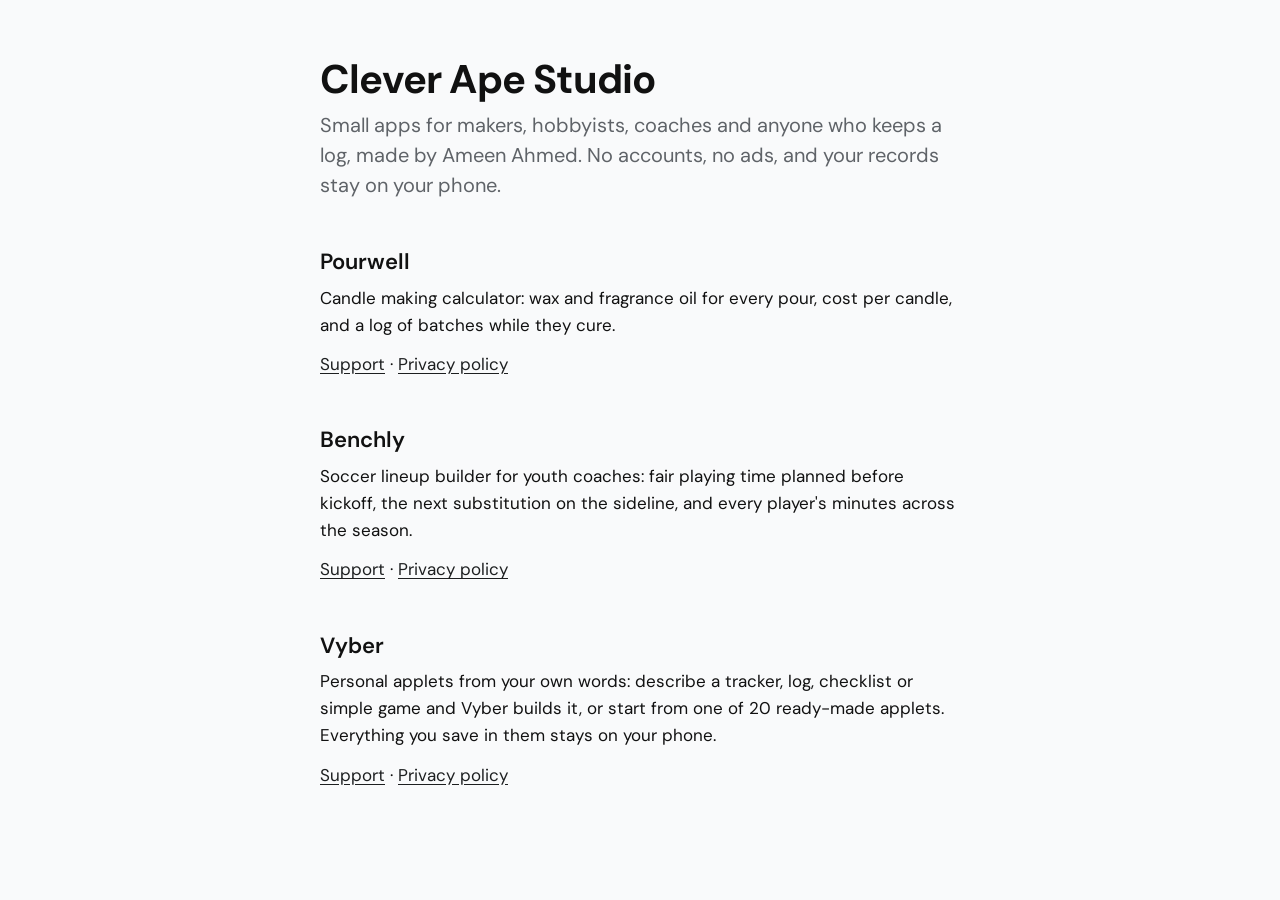
<file: index.html>
<!doctype html>
<html lang="en">
<head>
  <meta charset="utf-8">
  <meta name="viewport" content="width=device-width, initial-scale=1">
  <title>Clever Ape Studio</title>
  <meta name="description" content="Small apps for makers, hobbyists, coaches and anyone who keeps a log. No accounts, no ads.">
  <link rel="stylesheet" href="style.css">
</head>
<body>
<main>
  <h1>Clever Ape Studio</h1>
  <p class="lead">Small apps for makers, hobbyists, coaches and anyone who keeps a log, made by Ameen Ahmed. No accounts, no ads,
    and your records stay on your phone.</p>

  <h2>Pourwell</h2>
  <p>Candle making calculator: wax and fragrance oil for every pour, cost per candle, and a log of
    batches while they cure.</p>
  <p><a href="pourwell/">Support</a> · <a href="pourwell/privacy.html">Privacy policy</a></p>

  <h2>Benchly</h2>
  <p>Soccer lineup builder for youth coaches: fair playing time planned before kickoff, the next
    substitution on the sideline, and every player's minutes across the season.</p>
  <p><a href="benchly/">Support</a> · <a href="benchly/privacy.html">Privacy policy</a></p>

  <h2>Vyber</h2>
  <p>Personal applets from your own words: describe a tracker, log, checklist or simple game and Vyber
    builds it, or start from one of 20 ready-made applets. Everything you save in them stays on your phone.</p>
  <p><a href="vyber/">Support</a> · <a href="vyber/privacy.html">Privacy policy</a></p>
</main>
</body>
</html>
</file>
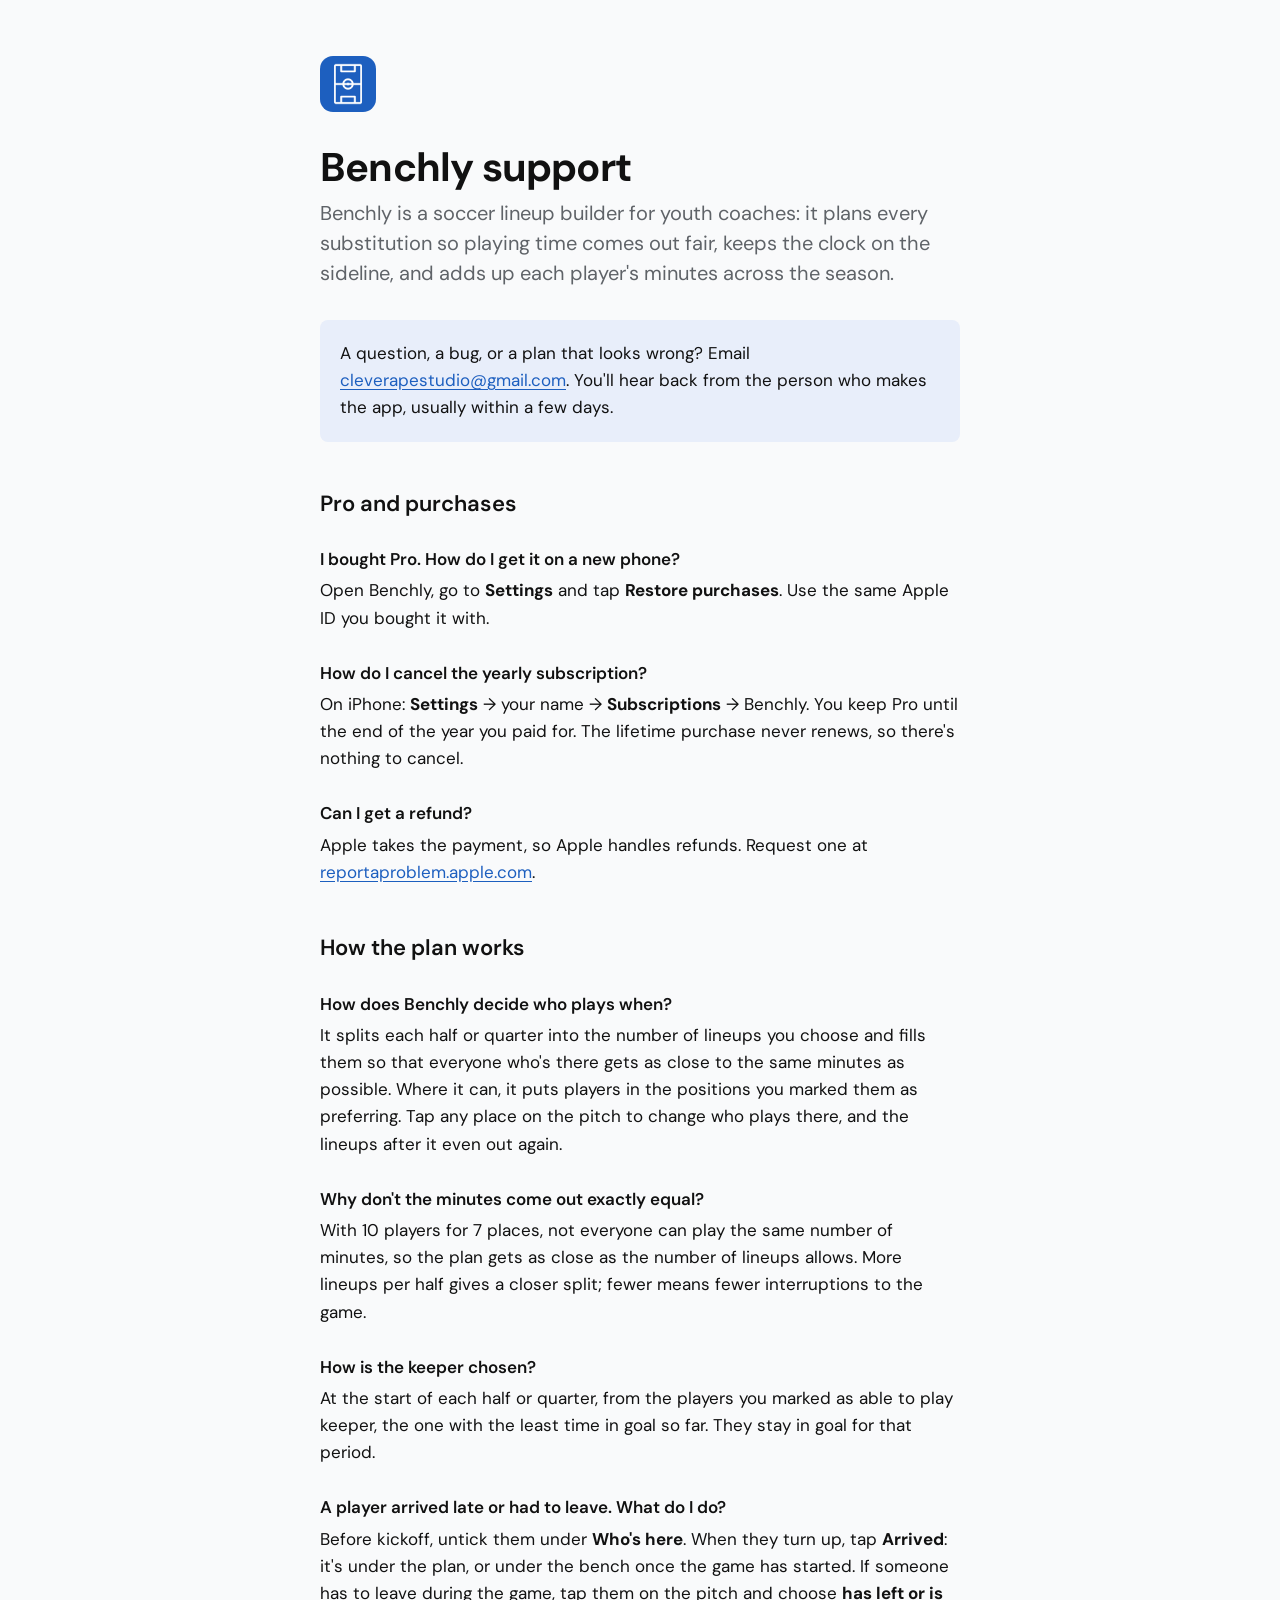
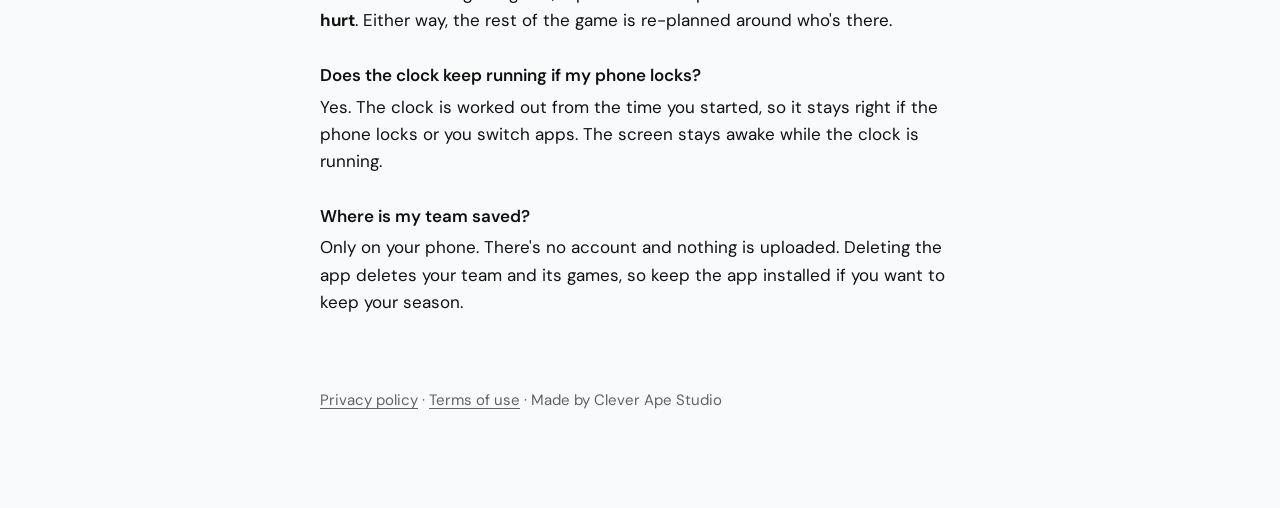
<file: benchly/index.html>
<!doctype html>
<html lang="en">
<head>
  <meta charset="utf-8">
  <meta name="viewport" content="width=device-width, initial-scale=1">
  <title>Benchly support</title>
  <meta name="description" content="Help with Benchly, the soccer lineup builder for youth coaches: restoring Pro, cancelling, refunds and how the plan works.">
  <link rel="icon" href="icon.png">
  <link rel="stylesheet" href="../style.css">
  <style>
    :root { --accent: #1d5fbf; --tint: #e8eefa; }
    @media (prefers-color-scheme: dark) { :root { --accent: #6aa0f0; --tint: #13233d; } }
  </style>
</head>
<body>
<main>
  <a class="app" href="./"><img src="icon.png" alt="Benchly support"></a>

  <h1>Benchly support</h1>
  <p class="lead">Benchly is a soccer lineup builder for youth coaches: it plans every substitution so
    playing time comes out fair, keeps the clock on the sideline, and adds up each player's minutes
    across the season.</p>

  <div class="contact">
    <p>A question, a bug, or a plan that looks wrong? Email
      <a href="mailto:cleverapestudio@gmail.com">cleverapestudio@gmail.com</a>.
      You'll hear back from the person who makes the app, usually within a few days.</p>
  </div>

  <h2>Pro and purchases</h2>

  <h3>I bought Pro. How do I get it on a new phone?</h3>
  <p>Open Benchly, go to <b>Settings</b> and tap <b>Restore purchases</b>. Use the same Apple ID you
    bought it with.</p>

  <h3>How do I cancel the yearly subscription?</h3>
  <p>On iPhone: <b>Settings</b> → your name → <b>Subscriptions</b> → Benchly. You keep Pro until the
    end of the year you paid for. The lifetime purchase never renews, so there's nothing to cancel.</p>

  <h3>Can I get a refund?</h3>
  <p>Apple takes the payment, so Apple handles refunds. Request one at
    <a href="https://reportaproblem.apple.com">reportaproblem.apple.com</a>.</p>

  <h2>How the plan works</h2>

  <h3>How does Benchly decide who plays when?</h3>
  <p>It splits each half or quarter into the number of lineups you choose and fills them so that
    everyone who's there gets as close to the same minutes as possible. Where it can, it puts players
    in the positions you marked them as preferring. Tap any place on the pitch to change who plays
    there, and the lineups after it even out again.</p>

  <h3>Why don't the minutes come out exactly equal?</h3>
  <p>With 10 players for 7 places, not everyone can play the same number of minutes, so the plan gets
    as close as the number of lineups allows. More lineups per half gives a closer split; fewer means
    fewer interruptions to the game.</p>

  <h3>How is the keeper chosen?</h3>
  <p>At the start of each half or quarter, from the players you marked as able to play keeper, the one
    with the least time in goal so far. They stay in goal for that period.</p>

  <h3>A player arrived late or had to leave. What do I do?</h3>
  <p>Before kickoff, untick them under <b>Who's here</b>. When they turn up, tap <b>Arrived</b>: it's
    under the plan, or under the bench once the game has started. If someone has to leave during the
    game, tap them on the pitch and choose <b>has left or is hurt</b>. Either way, the rest of the
    game is re-planned around who's there.</p>

  <h3>Does the clock keep running if my phone locks?</h3>
  <p>Yes. The clock is worked out from the time you started, so it stays right if the phone locks or
    you switch apps. The screen stays awake while the clock is running.</p>

  <h3>Where is my team saved?</h3>
  <p>Only on your phone. There's no account and nothing is uploaded. Deleting the app deletes your
    team and its games, so keep the app installed if you want to keep your season.</p>

  <footer>
    <a href="privacy.html">Privacy policy</a> ·
    <a href="https://www.apple.com/legal/internet-services/itunes/dev/stdeula/">Terms of use</a> ·
    Made by Clever Ape Studio
  </footer>
</main>
</body>
</html>
</file>
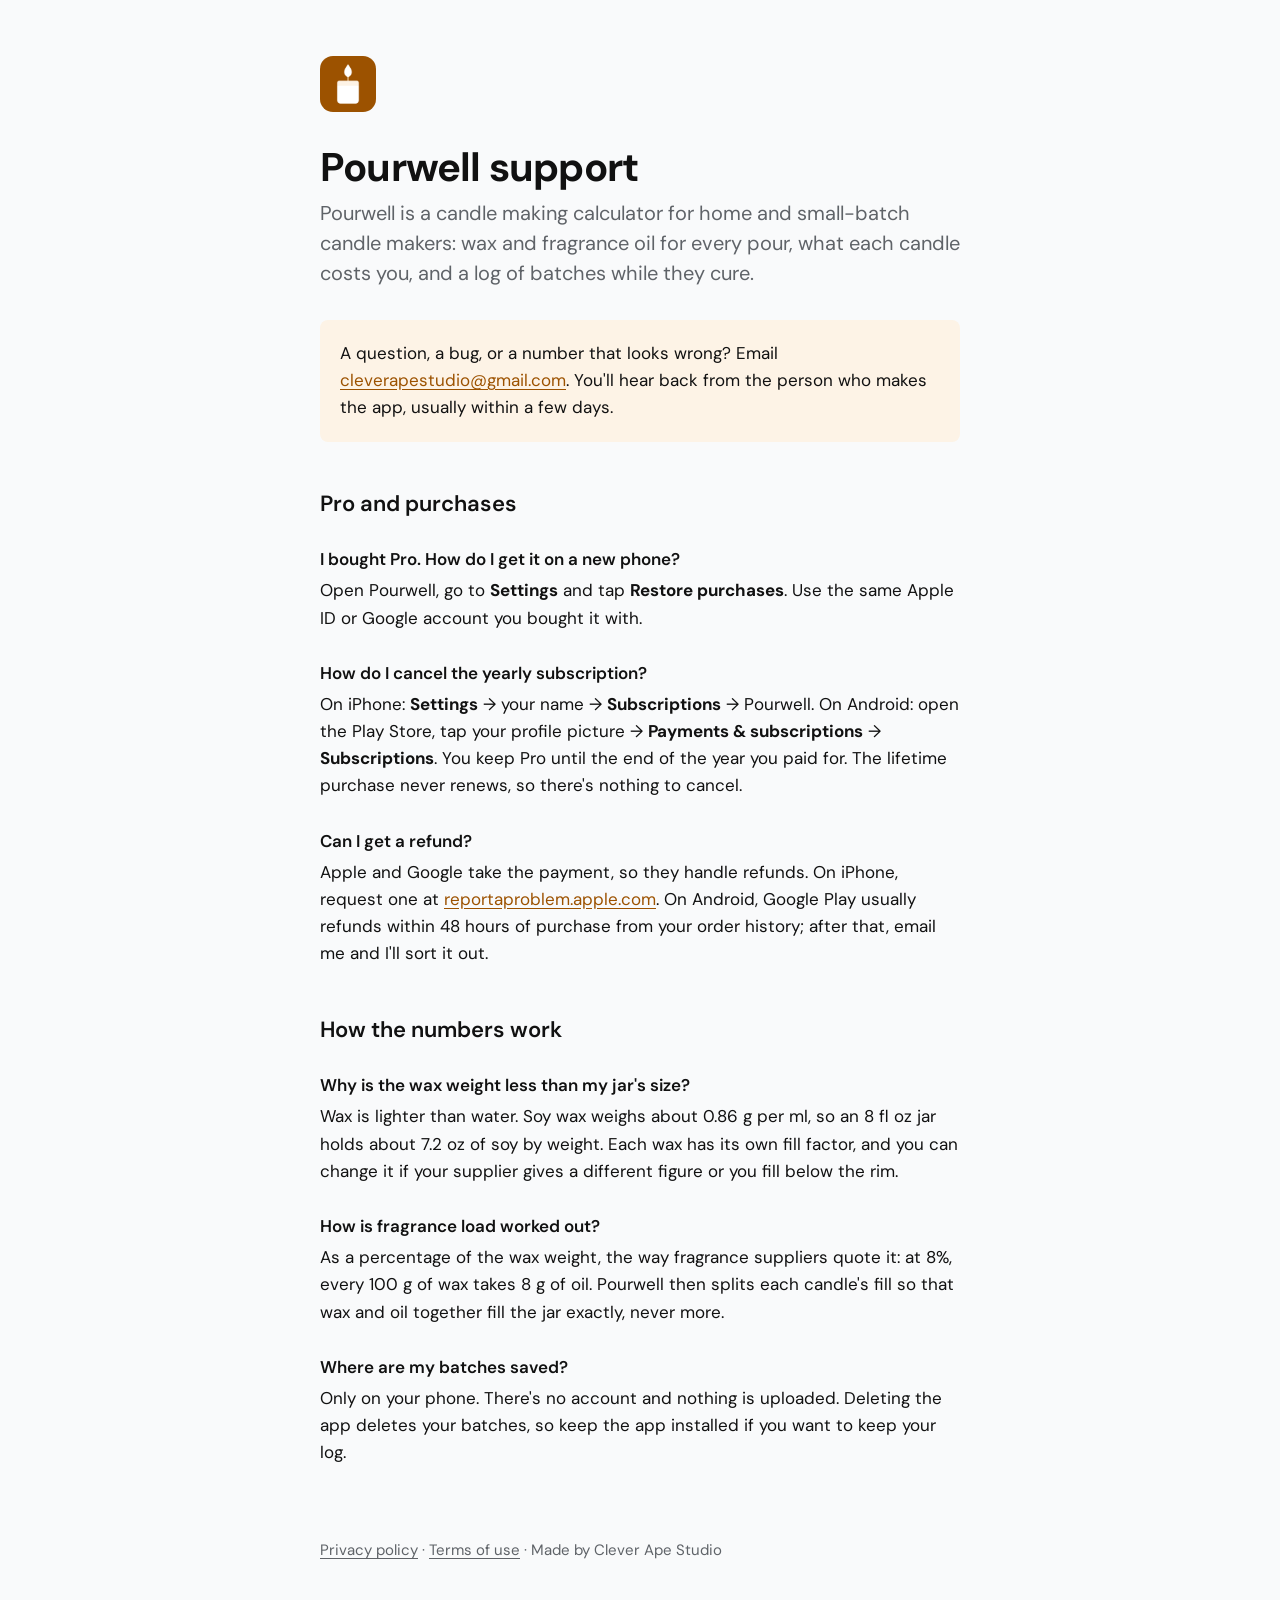
<file: pourwell/index.html>
<!doctype html>
<html lang="en">
<head>
  <meta charset="utf-8">
  <meta name="viewport" content="width=device-width, initial-scale=1">
  <title>Pourwell support</title>
  <meta name="description" content="Help with Pourwell, the candle making calculator: restoring Pro, cancelling, refunds and how the numbers work.">
  <link rel="icon" href="icon.png">
  <link rel="stylesheet" href="../style.css">
  <style>
    :root { --accent: #9c5200; --tint: #fdf3e6; }
    @media (prefers-color-scheme: dark) { :root { --accent: #f0a43a; --tint: #2a1d0b; } }
  </style>
</head>
<body>
<main>
  <a class="app" href="./"><img src="icon.png" alt="Pourwell support"></a>

  <h1>Pourwell support</h1>
  <p class="lead">Pourwell is a candle making calculator for home and small-batch candle makers: wax and
    fragrance oil for every pour, what each candle costs you, and a log of batches while they cure.</p>

  <div class="contact">
    <p>A question, a bug, or a number that looks wrong? Email
      <a href="mailto:cleverapestudio@gmail.com">cleverapestudio@gmail.com</a>.
      You'll hear back from the person who makes the app, usually within a few days.</p>
  </div>

  <h2>Pro and purchases</h2>

  <h3>I bought Pro. How do I get it on a new phone?</h3>
  <p>Open Pourwell, go to <b>Settings</b> and tap <b>Restore purchases</b>. Use the same Apple ID or
    Google account you bought it with.</p>

  <h3>How do I cancel the yearly subscription?</h3>
  <p>On iPhone: <b>Settings</b> → your name → <b>Subscriptions</b> → Pourwell. On Android: open the
    Play Store, tap your profile picture → <b>Payments &amp; subscriptions</b> → <b>Subscriptions</b>.
    You keep Pro until the end of the year you paid for. The lifetime purchase never renews, so there's
    nothing to cancel.</p>

  <h3>Can I get a refund?</h3>
  <p>Apple and Google take the payment, so they handle refunds. On iPhone, request one at
    <a href="https://reportaproblem.apple.com">reportaproblem.apple.com</a>. On Android, Google Play
    usually refunds within 48 hours of purchase from your order history; after that, email me and I'll
    sort it out.</p>

  <h2>How the numbers work</h2>

  <h3>Why is the wax weight less than my jar's size?</h3>
  <p>Wax is lighter than water. Soy wax weighs about 0.86 g per ml, so an 8 fl oz jar holds about
    7.2 oz of soy by weight. Each wax has its own fill factor, and you can change it if your supplier
    gives a different figure or you fill below the rim.</p>

  <h3>How is fragrance load worked out?</h3>
  <p>As a percentage of the wax weight, the way fragrance suppliers quote it: at 8%, every 100 g of wax
    takes 8 g of oil. Pourwell then splits each candle's fill so that wax and oil together fill the jar
    exactly, never more.</p>

  <h3>Where are my batches saved?</h3>
  <p>Only on your phone. There's no account and nothing is uploaded. Deleting the app deletes your
    batches, so keep the app installed if you want to keep your log.</p>

  <footer>
    <a href="privacy.html">Privacy policy</a> ·
    <a href="https://www.apple.com/legal/internet-services/itunes/dev/stdeula/">Terms of use</a> ·
    Made by Clever Ape Studio
  </footer>
</main>
</body>
</html>
</file>
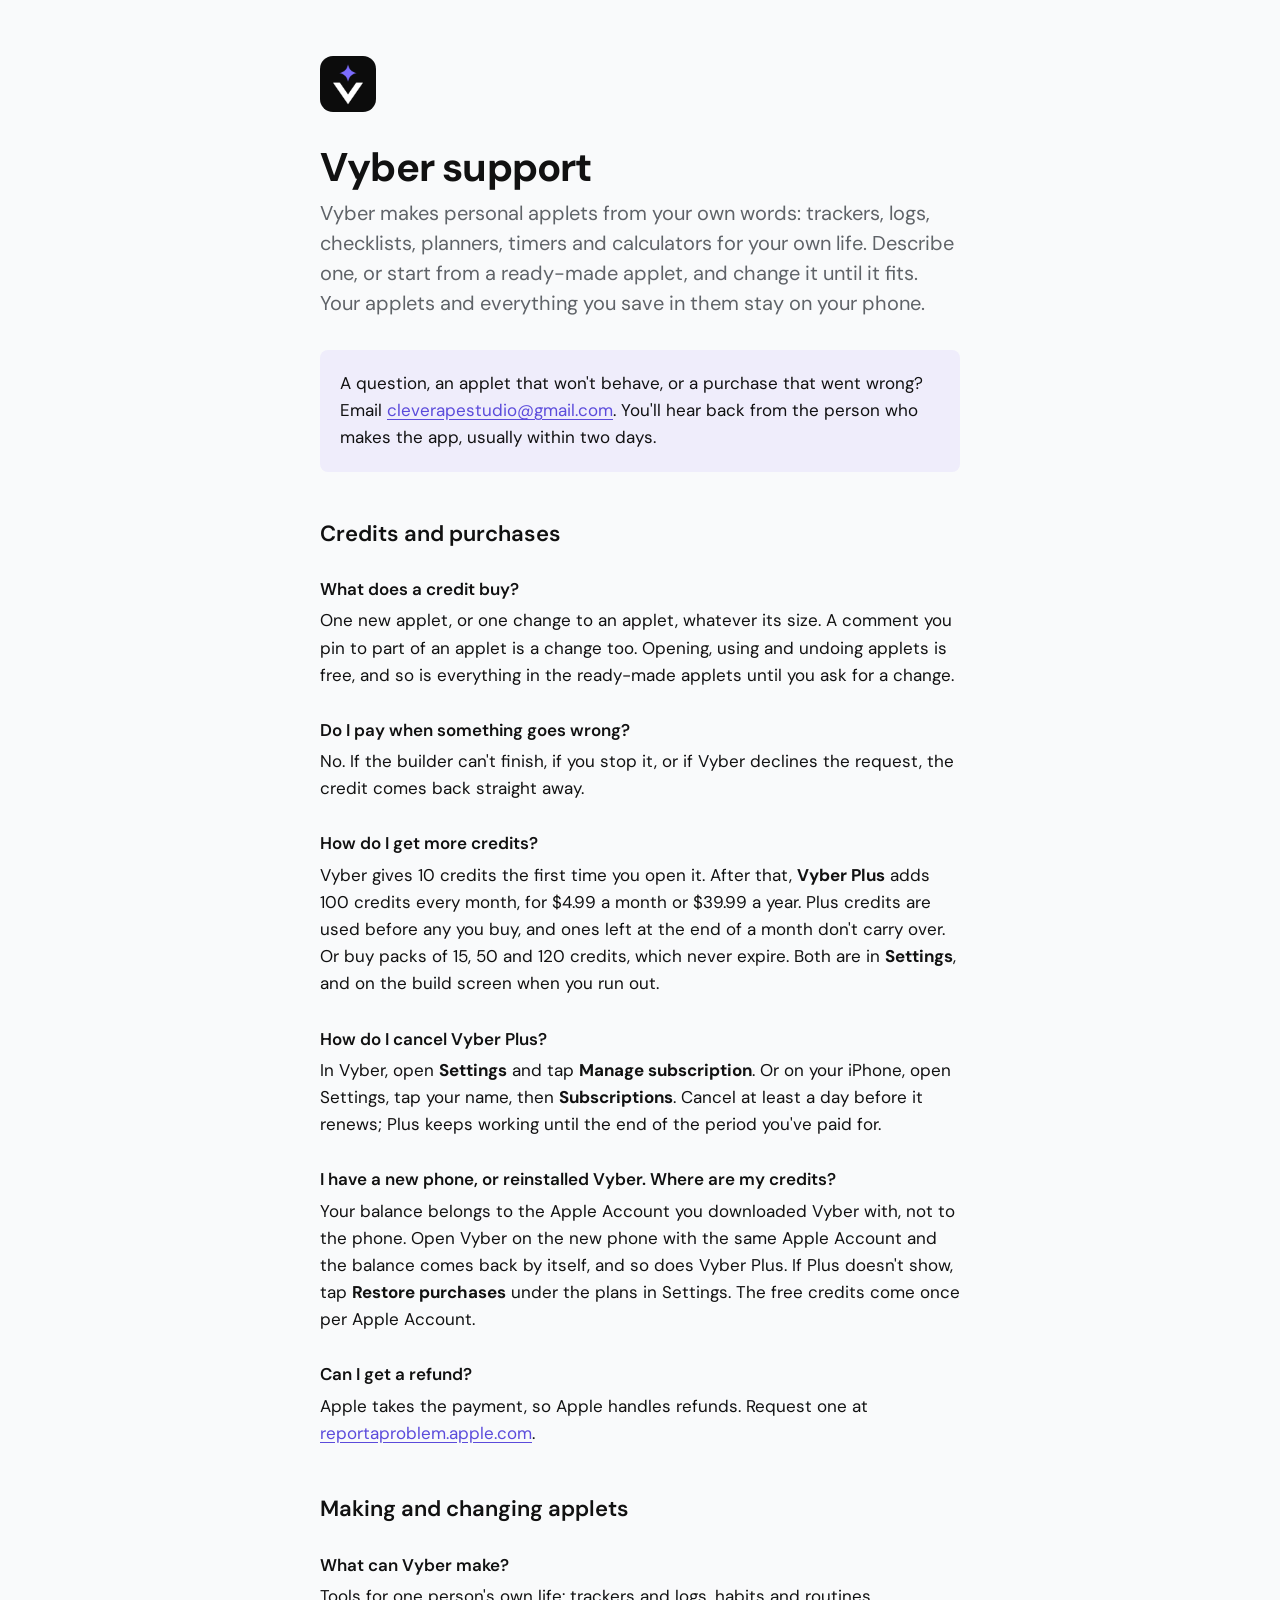
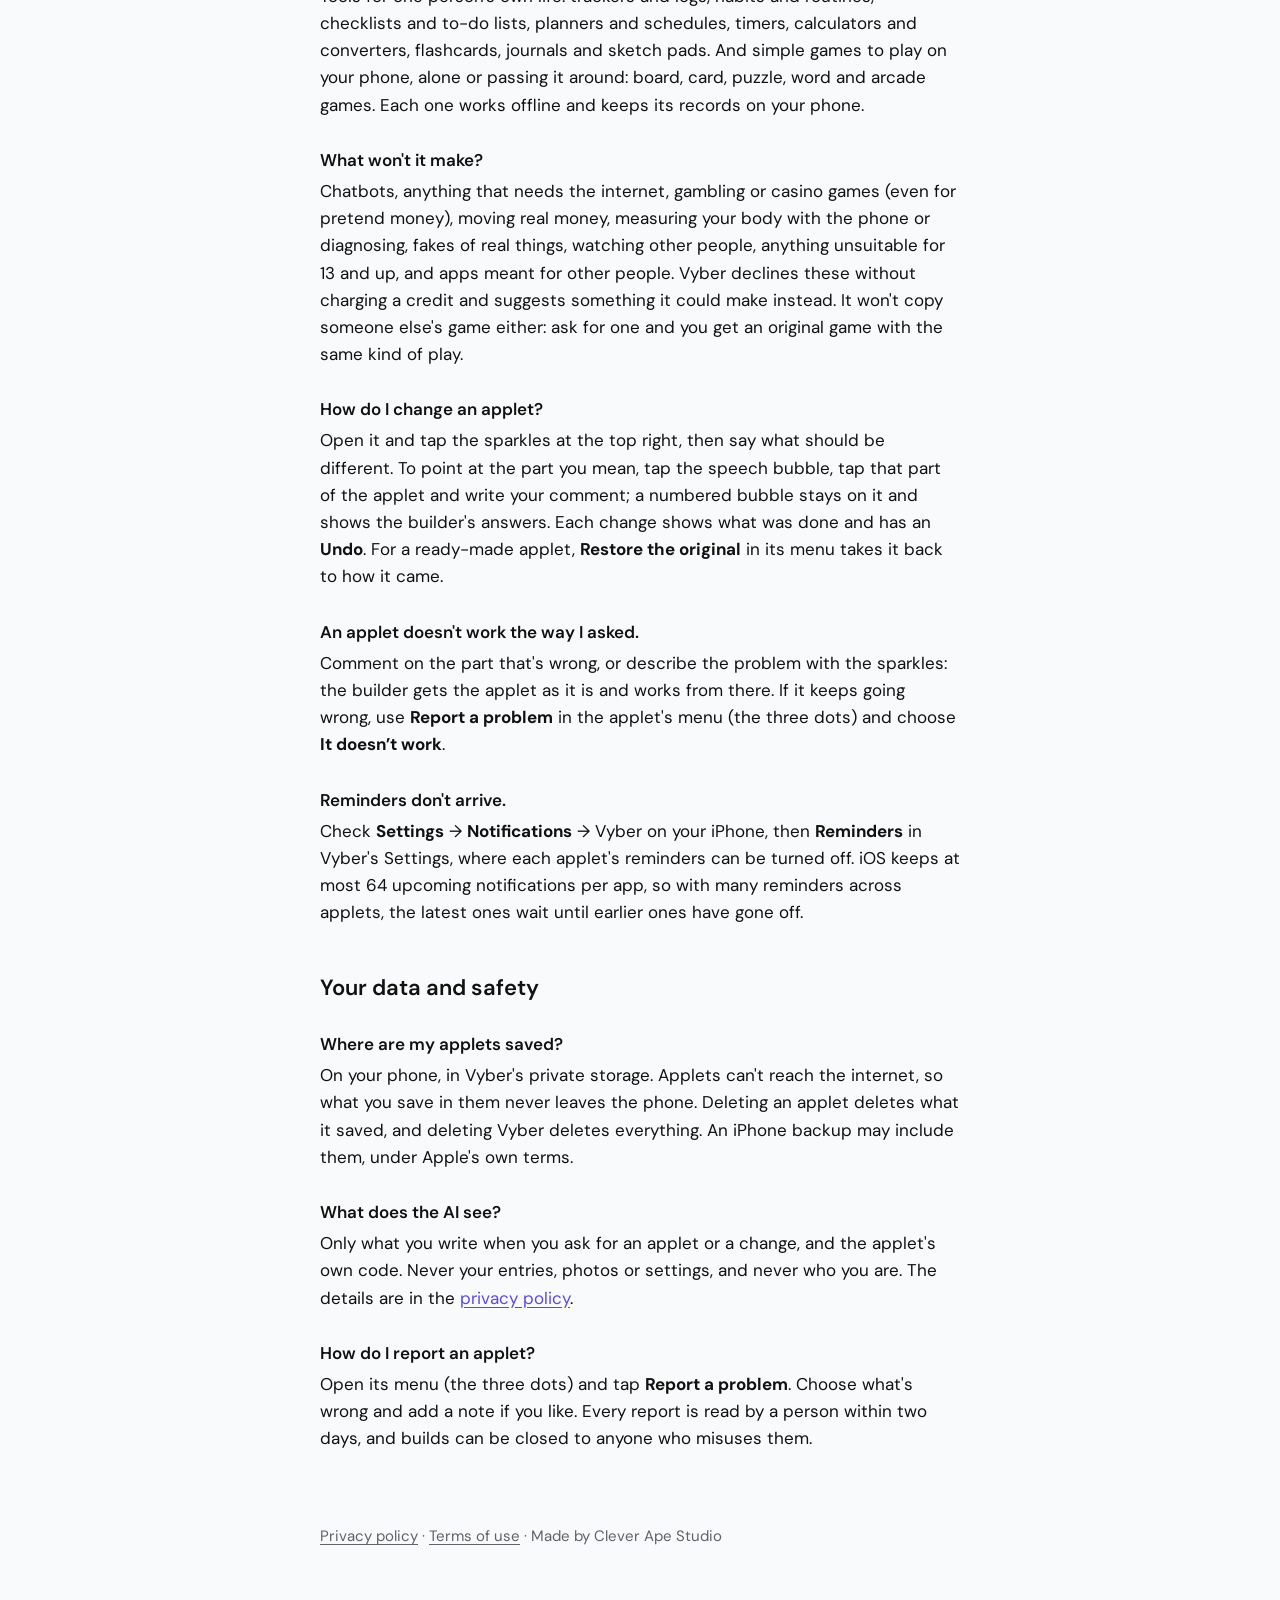
<file: vyber/index.html>
<!doctype html>
<html lang="en">
<head>
  <meta charset="utf-8">
  <meta name="viewport" content="width=device-width, initial-scale=1">
  <title>Vyber support</title>
  <meta name="description" content="Help with Vyber, which makes personal applets from your own words: credits, purchases, changing an applet, reminders and reporting a problem.">
  <link rel="icon" href="icon.png">
  <link rel="stylesheet" href="../style.css">
  <style>
    :root { --accent: #5b4bdb; --tint: #efedfb; }
    @media (prefers-color-scheme: dark) { :root { --accent: #9a8fff; --tint: #17152b; } }
  </style>
</head>
<body>
<main>
  <a class="app" href="./"><img src="icon.png" alt="Vyber support"></a>

  <h1>Vyber support</h1>
  <p class="lead">Vyber makes personal applets from your own words: trackers, logs, checklists,
    planners, timers and calculators for your own life. Describe one, or start from a ready-made
    applet, and change it until it fits. Your applets and everything you save in them stay on your
    phone.</p>

  <div class="contact">
    <p>A question, an applet that won't behave, or a purchase that went wrong? Email
      <a href="mailto:cleverapestudio@gmail.com">cleverapestudio@gmail.com</a>.
      You'll hear back from the person who makes the app, usually within two days.</p>
  </div>

  <h2>Credits and purchases</h2>

  <h3>What does a credit buy?</h3>
  <p>One new applet, or one change to an applet, whatever its size. A comment you pin to part of an
    applet is a change too. Opening, using and undoing applets is free, and so is everything in the
    ready-made applets until you ask for a change.</p>

  <h3>Do I pay when something goes wrong?</h3>
  <p>No. If the builder can't finish, if you stop it, or if Vyber declines the request, the credit
    comes back straight away.</p>

  <h3>How do I get more credits?</h3>
  <p>Vyber gives 10 credits the first time you open it. After that, <b>Vyber Plus</b> adds 100
    credits every month, for $4.99 a month or $39.99 a year. Plus credits are used before any you
    buy, and ones left at the end of a month don't carry over. Or buy packs of 15, 50 and 120
    credits, which never expire. Both are in <b>Settings</b>, and on the build screen when you run
    out.</p>

  <h3>How do I cancel Vyber Plus?</h3>
  <p>In Vyber, open <b>Settings</b> and tap <b>Manage subscription</b>. Or on your iPhone, open
    Settings, tap your name, then <b>Subscriptions</b>. Cancel at least a day before it renews;
    Plus keeps working until the end of the period you've paid for.</p>

  <h3>I have a new phone, or reinstalled Vyber. Where are my credits?</h3>
  <p>Your balance belongs to the Apple Account you downloaded Vyber with, not to the phone. Open
    Vyber on the new phone with the same Apple Account and the balance comes back by itself, and so
    does Vyber Plus. If Plus doesn't show, tap <b>Restore purchases</b> under the plans in Settings. The free credits come once per Apple Account.</p>

  <h3>Can I get a refund?</h3>
  <p>Apple takes the payment, so Apple handles refunds. Request one at
    <a href="https://reportaproblem.apple.com">reportaproblem.apple.com</a>.</p>

  <h2>Making and changing applets</h2>

  <h3>What can Vyber make?</h3>
  <p>Tools for one person's own life: trackers and logs, habits and routines, checklists and to-do
    lists, planners and schedules, timers, calculators and converters, flashcards, journals and
    sketch pads. And simple games to play on your phone, alone or passing it around: board,
    card, puzzle, word and arcade games. Each one works offline and keeps its records on your
    phone.</p>

  <h3>What won't it make?</h3>
  <p>Chatbots, anything that needs the internet, gambling or casino games (even for pretend
    money), moving real money, measuring your body with the phone or diagnosing, fakes of real
    things, watching other people, anything unsuitable for 13 and up, and apps meant for other
    people. Vyber declines these without charging a credit and suggests something it could make
    instead. It won't copy someone else's game either: ask for one and you get an original game
    with the same kind of play.</p>

  <h3>How do I change an applet?</h3>
  <p>Open it and tap the sparkles at the top right, then say what should be different. To point at
    the part you mean, tap the speech bubble, tap that part of the applet and write your comment;
    a numbered bubble stays on it and shows the builder's answers. Each change shows what was done
    and has an <b>Undo</b>. For a ready-made applet, <b>Restore the original</b> in its menu takes it
    back to how it came.</p>

  <h3>An applet doesn't work the way I asked.</h3>
  <p>Comment on the part that's wrong, or describe the problem with the sparkles: the builder gets
    the applet as it is and works from there. If it keeps going wrong, use <b>Report a problem</b>
    in the applet's menu (the three dots) and choose <b>It doesn’t work</b>.</p>

  <h3>Reminders don't arrive.</h3>
  <p>Check <b>Settings</b> → <b>Notifications</b> → Vyber on your iPhone, then <b>Reminders</b> in
    Vyber's Settings, where each applet's reminders can be turned off. iOS keeps at most 64
    upcoming notifications per app, so with many reminders across applets, the latest ones wait
    until earlier ones have gone off.</p>

  <h2>Your data and safety</h2>

  <h3>Where are my applets saved?</h3>
  <p>On your phone, in Vyber's private storage. Applets can't reach the internet, so what you save
    in them never leaves the phone. Deleting an applet deletes what it saved, and deleting Vyber
    deletes everything. An iPhone backup may include them, under Apple's own terms.</p>

  <h3>What does the AI see?</h3>
  <p>Only what you write when you ask for an applet or a change, and the applet's own code. Never
    your entries, photos or settings, and never who you are. The details are in the
    <a href="privacy.html">privacy policy</a>.</p>

  <h3>How do I report an applet?</h3>
  <p>Open its menu (the three dots) and tap <b>Report a problem</b>. Choose what's wrong and add a
    note if you like. Every report is read by a person within two days, and builds can be closed to
    anyone who misuses them.</p>

  <footer>
    <a href="privacy.html">Privacy policy</a> ·
    <a href="https://www.apple.com/legal/internet-services/itunes/dev/stdeula/">Terms of use</a> ·
    Made by Clever Ape Studio
  </footer>
</main>
</body>
</html>
</file>
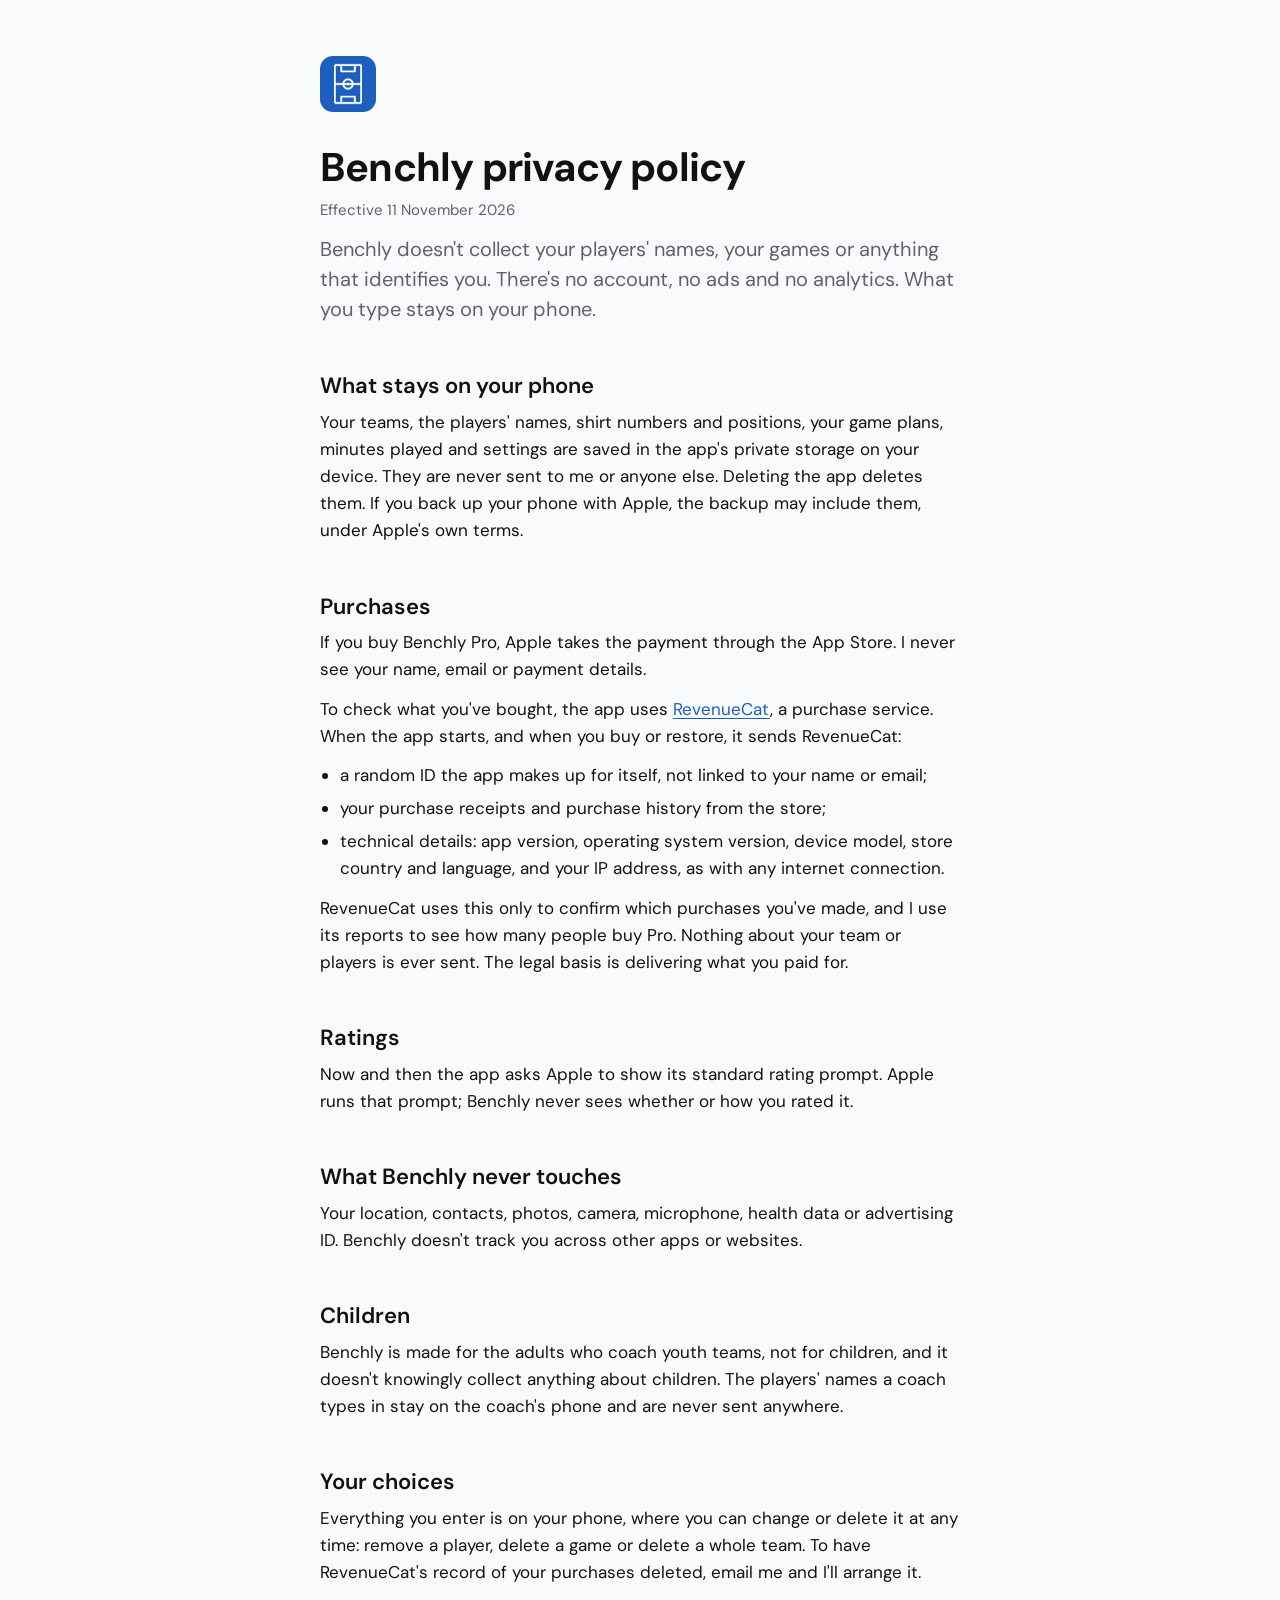
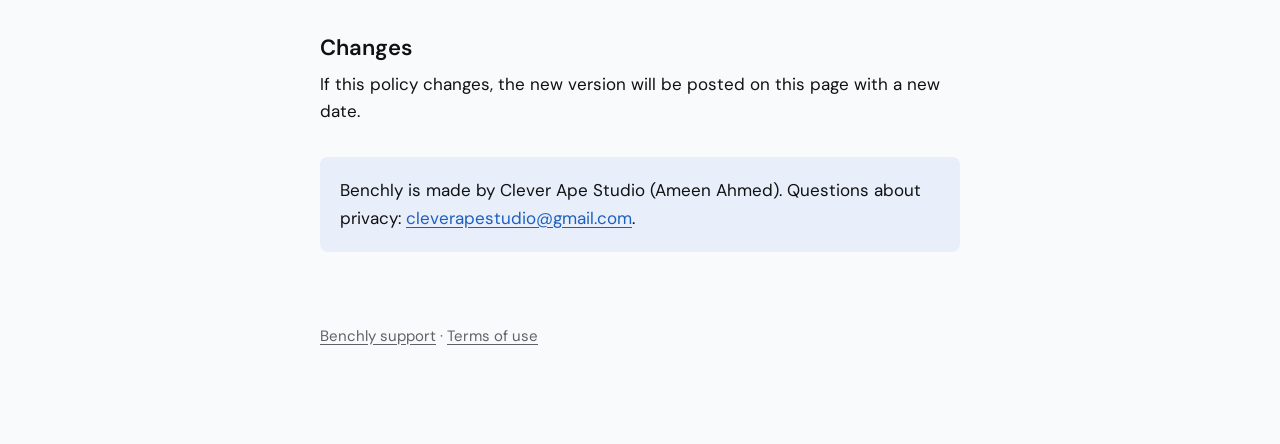
<file: benchly/privacy.html>
<!doctype html>
<html lang="en">
<head>
  <meta charset="utf-8">
  <meta name="viewport" content="width=device-width, initial-scale=1">
  <title>Benchly privacy policy</title>
  <meta name="description" content="Benchly keeps your team, its players and its games on your phone. No account, no ads, no analytics.">
  <link rel="icon" href="icon.png">
  <link rel="stylesheet" href="../style.css">
  <style>
    :root { --accent: #1d5fbf; --tint: #e8eefa; }
    @media (prefers-color-scheme: dark) { :root { --accent: #6aa0f0; --tint: #13233d; } }
  </style>
</head>
<body>
<main>
  <a class="app" href="./"><img src="icon.png" alt="Benchly support"></a>

  <h1>Benchly privacy policy</h1>
  <p class="meta">Effective 11 November 2026</p>

  <p class="lead">Benchly doesn't collect your players' names, your games or anything that identifies
    you. There's no account, no ads and no analytics. What you type stays on your phone.</p>

  <h2>What stays on your phone</h2>
  <p>Your teams, the players' names, shirt numbers and positions, your game plans, minutes played and
    settings are saved in the app's private storage on your device. They are never sent to me or
    anyone else. Deleting the app deletes them. If you back up your phone with Apple, the backup may
    include them, under Apple's own terms.</p>

  <h2>Purchases</h2>
  <p>If you buy Benchly Pro, Apple takes the payment through the App Store. I never see your name,
    email or payment details.</p>
  <p>To check what you've bought, the app uses <a href="https://www.revenuecat.com/privacy/">RevenueCat</a>,
    a purchase service. When the app starts, and when you buy or restore, it sends RevenueCat:</p>
  <ul>
    <li>a random ID the app makes up for itself, not linked to your name or email;</li>
    <li>your purchase receipts and purchase history from the store;</li>
    <li>technical details: app version, operating system version, device model, store country and
      language, and your IP address, as with any internet connection.</li>
  </ul>
  <p>RevenueCat uses this only to confirm which purchases you've made, and I use its reports to see
    how many people buy Pro. Nothing about your team or players is ever sent. The legal basis is
    delivering what you paid for.</p>

  <h2>Ratings</h2>
  <p>Now and then the app asks Apple to show its standard rating prompt. Apple runs that prompt;
    Benchly never sees whether or how you rated it.</p>

  <h2>What Benchly never touches</h2>
  <p>Your location, contacts, photos, camera, microphone, health data or advertising ID. Benchly
    doesn't track you across other apps or websites.</p>

  <h2>Children</h2>
  <p>Benchly is made for the adults who coach youth teams, not for children, and it doesn't knowingly
    collect anything about children. The players' names a coach types in stay on the coach's phone
    and are never sent anywhere.</p>

  <h2>Your choices</h2>
  <p>Everything you enter is on your phone, where you can change or delete it at any time: remove a
    player, delete a game or delete a whole team. To have RevenueCat's record of your purchases
    deleted, email me and I'll arrange it.</p>

  <h2>Changes</h2>
  <p>If this policy changes, the new version will be posted on this page with a new date.</p>

  <div class="contact">
    <p>Benchly is made by Clever Ape Studio (Ameen Ahmed). Questions about privacy:
      <a href="mailto:cleverapestudio@gmail.com">cleverapestudio@gmail.com</a>.</p>
  </div>

  <footer>
    <a href="./">Benchly support</a> ·
    <a href="https://www.apple.com/legal/internet-services/itunes/dev/stdeula/">Terms of use</a>
  </footer>
</main>
</body>
</html>
</file>
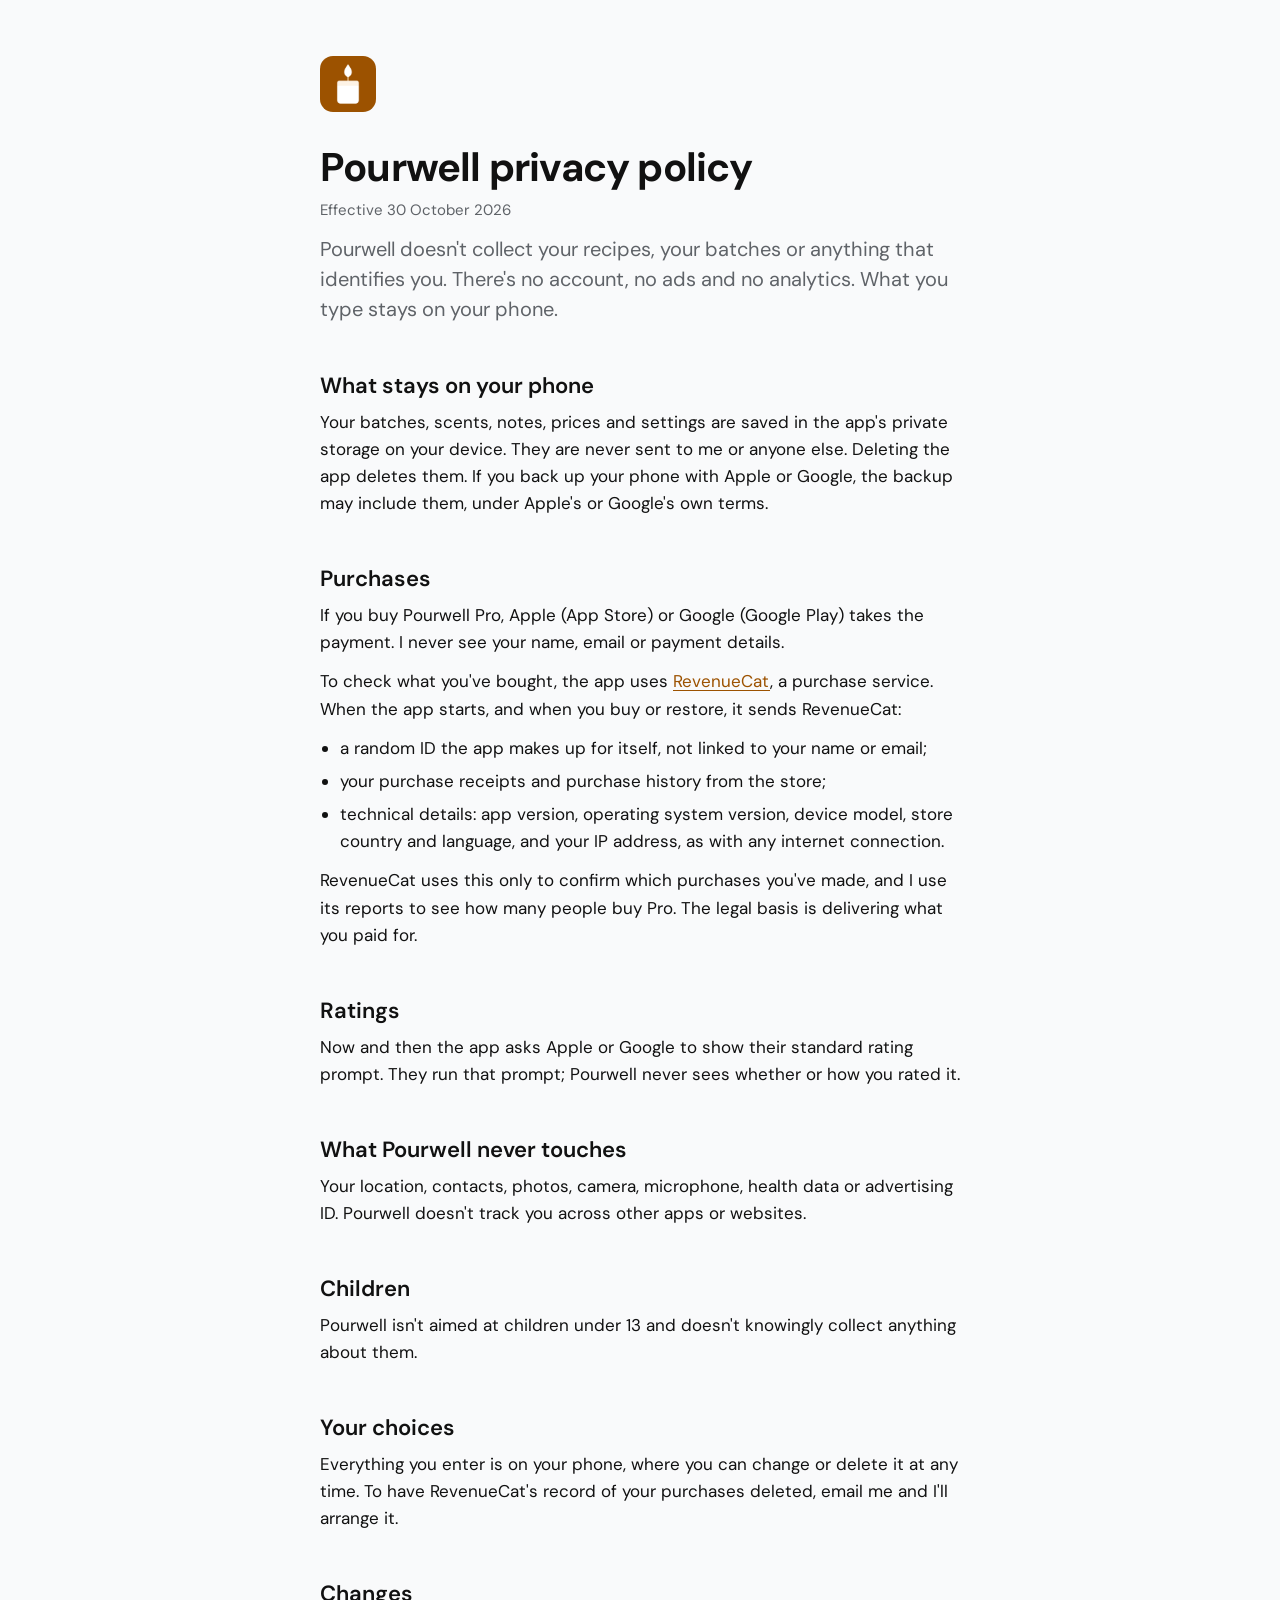
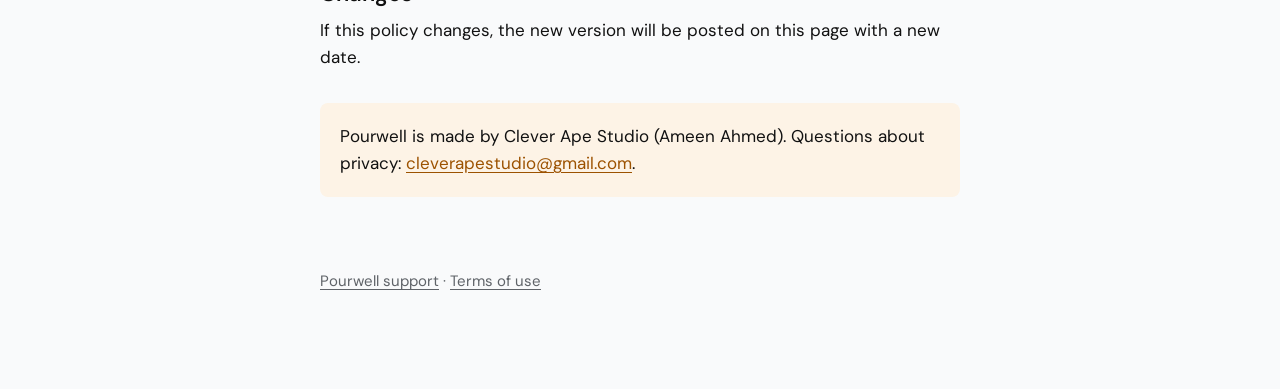
<file: pourwell/privacy.html>
<!doctype html>
<html lang="en">
<head>
  <meta charset="utf-8">
  <meta name="viewport" content="width=device-width, initial-scale=1">
  <title>Pourwell privacy policy</title>
  <meta name="description" content="Pourwell keeps your recipes and batches on your phone. No account, no ads, no analytics.">
  <link rel="icon" href="icon.png">
  <link rel="stylesheet" href="../style.css">
  <style>
    :root { --accent: #9c5200; --tint: #fdf3e6; }
    @media (prefers-color-scheme: dark) { :root { --accent: #f0a43a; --tint: #2a1d0b; } }
  </style>
</head>
<body>
<main>
  <a class="app" href="./"><img src="icon.png" alt="Pourwell support"></a>

  <h1>Pourwell privacy policy</h1>
  <p class="meta">Effective 30 October 2026</p>

  <p class="lead">Pourwell doesn't collect your recipes, your batches or anything that identifies you.
    There's no account, no ads and no analytics. What you type stays on your phone.</p>

  <h2>What stays on your phone</h2>
  <p>Your batches, scents, notes, prices and settings are saved in the app's private storage on your
    device. They are never sent to me or anyone else. Deleting the app deletes them. If you back up your
    phone with Apple or Google, the backup may include them, under Apple's or Google's own terms.</p>

  <h2>Purchases</h2>
  <p>If you buy Pourwell Pro, Apple (App Store) or Google (Google Play) takes the payment. I never see
    your name, email or payment details.</p>
  <p>To check what you've bought, the app uses <a href="https://www.revenuecat.com/privacy/">RevenueCat</a>,
    a purchase service. When the app starts, and when you buy or restore, it sends RevenueCat:</p>
  <ul>
    <li>a random ID the app makes up for itself, not linked to your name or email;</li>
    <li>your purchase receipts and purchase history from the store;</li>
    <li>technical details: app version, operating system version, device model, store country and
      language, and your IP address, as with any internet connection.</li>
  </ul>
  <p>RevenueCat uses this only to confirm which purchases you've made, and I use its reports to see
    how many people buy Pro. The legal basis is delivering what you paid for.</p>

  <h2>Ratings</h2>
  <p>Now and then the app asks Apple or Google to show their standard rating prompt. They run that
    prompt; Pourwell never sees whether or how you rated it.</p>

  <h2>What Pourwell never touches</h2>
  <p>Your location, contacts, photos, camera, microphone, health data or advertising ID. Pourwell
    doesn't track you across other apps or websites.</p>

  <h2>Children</h2>
  <p>Pourwell isn't aimed at children under 13 and doesn't knowingly collect anything about them.</p>

  <h2>Your choices</h2>
  <p>Everything you enter is on your phone, where you can change or delete it at any time. To have
    RevenueCat's record of your purchases deleted, email me and I'll arrange it.</p>

  <h2>Changes</h2>
  <p>If this policy changes, the new version will be posted on this page with a new date.</p>

  <div class="contact">
    <p>Pourwell is made by Clever Ape Studio (Ameen Ahmed). Questions about privacy:
      <a href="mailto:cleverapestudio@gmail.com">cleverapestudio@gmail.com</a>.</p>
  </div>

  <footer>
    <a href="./">Pourwell support</a> ·
    <a href="https://www.apple.com/legal/internet-services/itunes/dev/stdeula/">Terms of use</a>
  </footer>
</main>
</body>
</html>
</file>
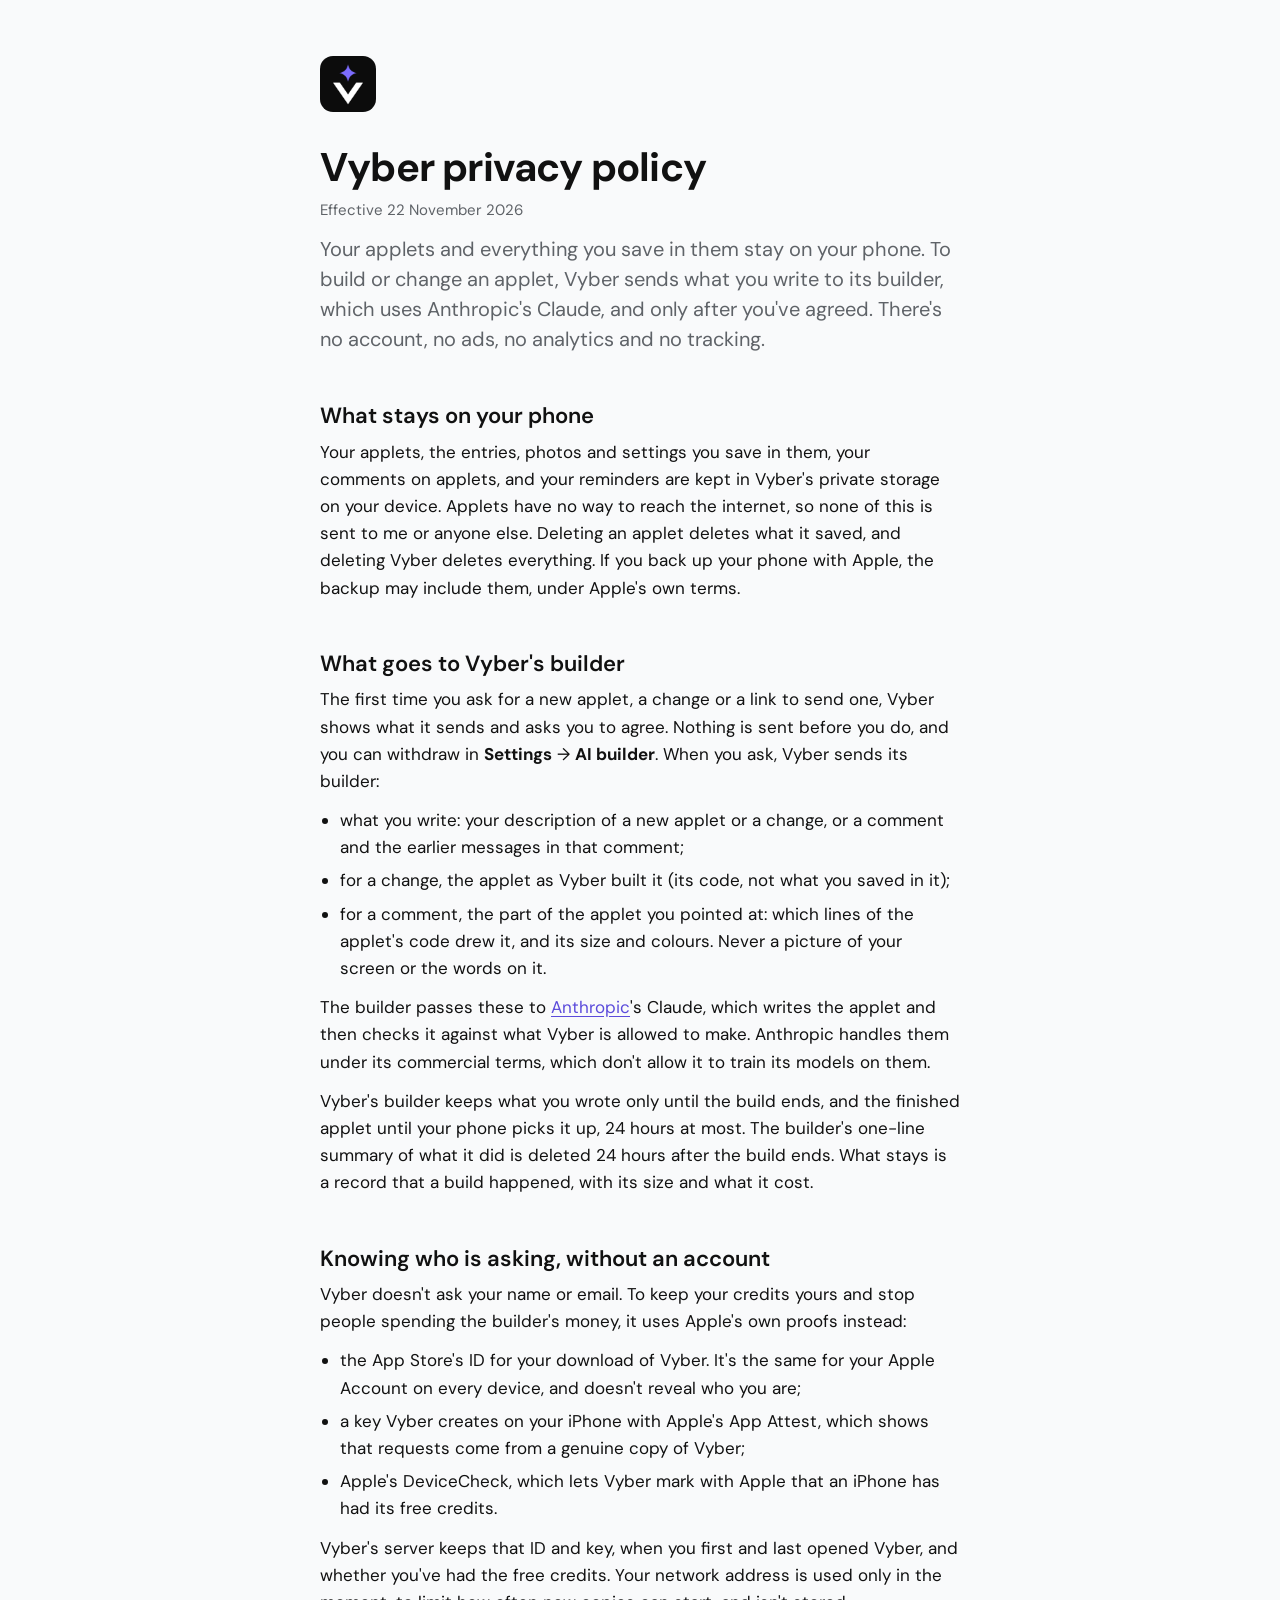
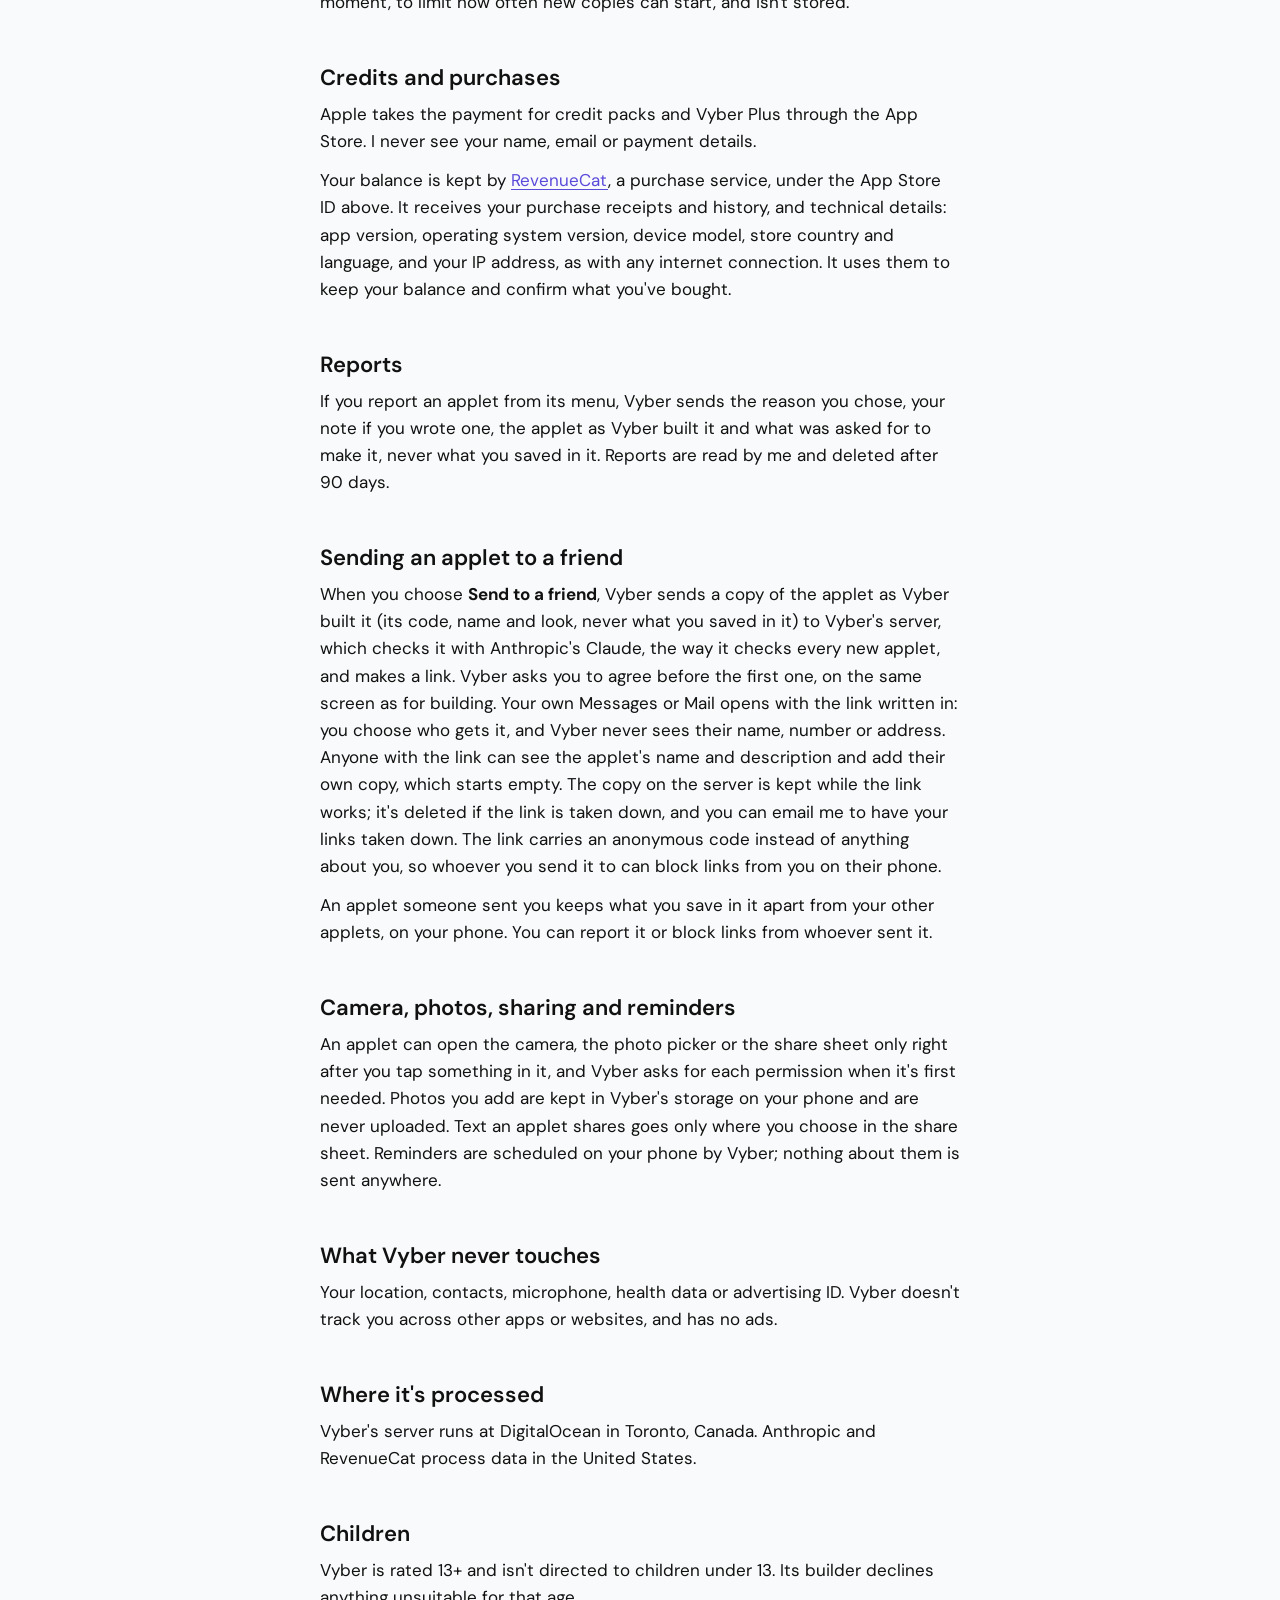
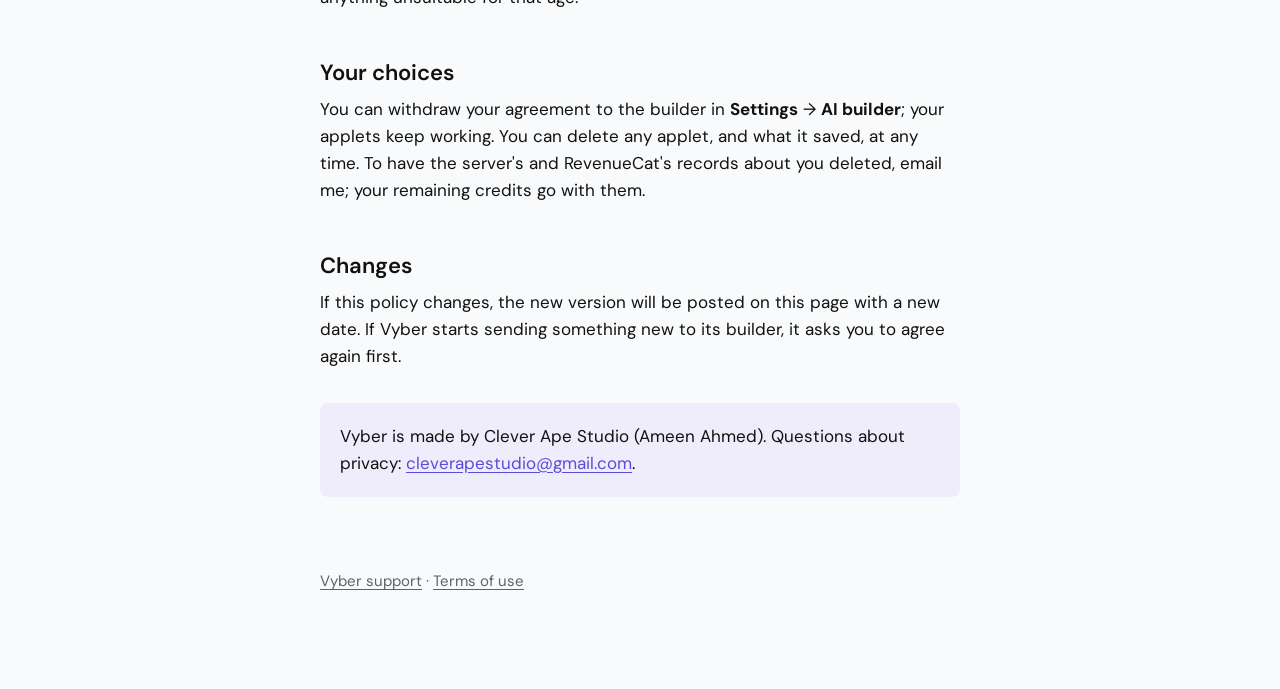
<file: vyber/privacy.html>
<!doctype html>
<html lang="en">
<head>
  <meta charset="utf-8">
  <meta name="viewport" content="width=device-width, initial-scale=1">
  <title>Vyber privacy policy</title>
  <meta name="description" content="Vyber keeps your applets and everything you save in them on your phone. It sends what you write to its AI builder only after you agree, and keeps it only until the build ends.">
  <link rel="icon" href="icon.png">
  <link rel="stylesheet" href="../style.css">
  <style>
    :root { --accent: #5b4bdb; --tint: #efedfb; }
    @media (prefers-color-scheme: dark) { :root { --accent: #9a8fff; --tint: #17152b; } }
  </style>
</head>
<body>
<main>
  <a class="app" href="./"><img src="icon.png" alt="Vyber support"></a>

  <h1>Vyber privacy policy</h1>
  <p class="meta">Effective 22 November 2026</p>

  <p class="lead">Your applets and everything you save in them stay on your phone. To build or change
    an applet, Vyber sends what you write to its builder, which uses Anthropic's Claude, and only
    after you've agreed. There's no account, no ads, no analytics and no tracking.</p>

  <h2>What stays on your phone</h2>
  <p>Your applets, the entries, photos and settings you save in them, your comments on applets, and
    your reminders are kept in Vyber's private storage on your device. Applets have no way to reach
    the internet, so none of this is sent to me or anyone else. Deleting an applet deletes what it
    saved, and deleting Vyber deletes everything. If you back up your phone with Apple, the backup
    may include them, under Apple's own terms.</p>

  <h2>What goes to Vyber's builder</h2>
  <p>The first time you ask for a new applet, a change or a link to send one, Vyber shows what it
    sends and asks you to agree. Nothing is sent before you do, and you can withdraw in <b>Settings</b> → <b>AI
    builder</b>. When you ask, Vyber sends its builder:</p>
  <ul>
    <li>what you write: your description of a new applet or a change, or a comment and the earlier
      messages in that comment;</li>
    <li>for a change, the applet as Vyber built it (its code, not what you saved in it);</li>
    <li>for a comment, the part of the applet you pointed at: which lines of the applet's code drew
      it, and its size and colours. Never a picture of your screen or the words on it.</li>
  </ul>
  <p>The builder passes these to <a href="https://www.anthropic.com/legal/privacy">Anthropic</a>'s
    Claude, which writes the applet and then checks it against what Vyber is allowed to make.
    Anthropic handles them under its commercial terms, which don't allow it to train its models on
    them.</p>
  <p>Vyber's builder keeps what you wrote only until the build ends, and the finished applet until
    your phone picks it up, 24 hours at most. The builder's one-line summary of what it did is
    deleted 24 hours after the build ends. What stays is a record that a build happened, with its
    size and what it cost.</p>

  <h2>Knowing who is asking, without an account</h2>
  <p>Vyber doesn't ask your name or email. To keep your credits yours and stop people spending the
    builder's money, it uses Apple's own proofs instead:</p>
  <ul>
    <li>the App Store's ID for your download of Vyber. It's the same for your Apple Account on every
      device, and doesn't reveal who you are;</li>
    <li>a key Vyber creates on your iPhone with Apple's App Attest, which shows that requests come
      from a genuine copy of Vyber;</li>
    <li>Apple's DeviceCheck, which lets Vyber mark with Apple that an iPhone has had its free
      credits.</li>
  </ul>
  <p>Vyber's server keeps that ID and key, when you first and last opened Vyber, and whether you've
    had the free credits. Your network address is used only in the moment, to limit how often new
    copies can start, and isn't stored.</p>

  <h2>Credits and purchases</h2>
  <p>Apple takes the payment for credit packs and Vyber Plus through the App Store. I never see your name, email
    or payment details.</p>
  <p>Your balance is kept by <a href="https://www.revenuecat.com/privacy/">RevenueCat</a>, a
    purchase service, under the App Store ID above. It receives your purchase receipts and history,
    and technical details: app version, operating system version, device model, store country and
    language, and your IP address, as with any internet connection. It uses them to keep your
    balance and confirm what you've bought.</p>

  <h2>Reports</h2>
  <p>If you report an applet from its menu, Vyber sends the reason you chose, your note if you wrote
    one, the applet as Vyber built it and what was asked for to make it, never what you saved in
    it. Reports are read by me and deleted after 90 days.</p>

  <h2>Sending an applet to a friend</h2>
  <p>When you choose <b>Send to a friend</b>, Vyber sends a copy of the applet as Vyber built it (its
    code, name and look, never what you saved in it) to Vyber's server, which checks it with Anthropic's
    Claude, the way it checks every new applet, and makes a link. Vyber asks you to agree before the
    first one, on the same screen as for building. Your own Messages or Mail opens with the link written in:
    you choose who gets it, and Vyber never sees their name, number or address. Anyone with the link
    can see the applet's name and description and add their own copy, which starts empty. The copy
    on the server is kept while the link works; it's deleted if the link is taken down, and you can
    email me to have your links taken down. The link carries an anonymous code instead of anything
    about you, so whoever you send it to can block links from you on their phone.</p>
  <p>An applet someone sent you keeps what you save in it apart from your other applets, on your
    phone. You can report it or block links from whoever sent it.</p>

  <h2>Camera, photos, sharing and reminders</h2>
  <p>An applet can open the camera, the photo picker or the share sheet only right after you tap
    something in it, and Vyber asks for each permission when it's first needed. Photos you add are
    kept in Vyber's storage on your phone and are never uploaded. Text an applet shares goes only
    where you choose in the share sheet. Reminders are scheduled on your phone by Vyber; nothing about
    them is sent anywhere.</p>

  <h2>What Vyber never touches</h2>
  <p>Your location, contacts, microphone, health data or advertising ID. Vyber doesn't track you
    across other apps or websites, and has no ads.</p>

  <h2>Where it's processed</h2>
  <p>Vyber's server runs at DigitalOcean in Toronto, Canada. Anthropic and RevenueCat process data
    in the United States.</p>

  <h2>Children</h2>
  <p>Vyber is rated 13+ and isn't directed to children under 13. Its builder declines anything
    unsuitable for that age.</p>

  <h2>Your choices</h2>
  <p>You can withdraw your agreement to the builder in <b>Settings</b> → <b>AI builder</b>; your
    applets keep working. You can delete any applet, and what it saved, at any time. To have the
    server's and RevenueCat's records about you deleted, email me; your remaining credits go with
    them.</p>

  <h2>Changes</h2>
  <p>If this policy changes, the new version will be posted on this page with a new date. If Vyber
    starts sending something new to its builder, it asks you to agree again first.</p>

  <div class="contact">
    <p>Vyber is made by Clever Ape Studio (Ameen Ahmed). Questions about privacy:
      <a href="mailto:cleverapestudio@gmail.com">cleverapestudio@gmail.com</a>.</p>
  </div>

  <footer>
    <a href="./">Vyber support</a> ·
    <a href="https://www.apple.com/legal/internet-services/itunes/dev/stdeula/">Terms of use</a>
  </footer>
</main>
</body>
</html>
</file>
<file: style.css>
/* Shared by every app's support and privacy pages. Each page sets --accent for its app. */
@font-face {
  font-family: 'DM Sans';
  src: url('fonts/DMSans_400Regular.ttf') format('truetype');
  font-weight: 400;
  font-display: swap;
}
@font-face {
  font-family: 'DM Sans';
  src: url('fonts/DMSans_600SemiBold.ttf') format('truetype');
  font-weight: 600;
  font-display: swap;
}
@font-face {
  font-family: 'DM Sans';
  src: url('fonts/DMSans_700Bold.ttf') format('truetype');
  font-weight: 700;
  font-display: swap;
}

:root {
  --ground: #f9fafb;
  --text: #111111;
  --muted: #5f6368;
  --accent: #1d1f20;
  --tint: #f3f4f5;
  color-scheme: light dark;
}

@media (prefers-color-scheme: dark) {
  :root {
    --ground: #000000;
    --text: #ffffff;
    --muted: #b4b4b4;
    --accent: #ffffff;
    --tint: #1a1a1a;
  }
}

* {
  box-sizing: border-box;
}

body {
  margin: 0;
  background: var(--ground);
  color: var(--text);
  font: 400 17px/1.6 'DM Sans', system-ui, sans-serif;
  -webkit-text-size-adjust: 100%;
}

main {
  max-width: 680px;
  margin: 0 auto;
  padding: 56px 20px 96px;
}

h1 {
  margin: 0 0 8px;
  font-size: 40px;
  line-height: 1.15;
  font-weight: 700;
  letter-spacing: -0.02em;
}

h2 {
  margin: 48px 0 8px;
  font-size: 22px;
  line-height: 1.3;
  font-weight: 600;
}

h3 {
  margin: 28px 0 4px;
  font-size: 17px;
  font-weight: 600;
}

p,
ul {
  margin: 0 0 12px;
}

ul {
  padding-left: 20px;
}

li + li {
  margin-top: 6px;
}

a {
  color: var(--accent);
  text-underline-offset: 3px;
}

.lead {
  font-size: 20px;
  line-height: 1.5;
  color: var(--muted);
}

.app {
  display: flex;
  align-items: center;
  gap: 16px;
  margin-bottom: 32px;
  color: var(--text);
  text-decoration: none;
  font-weight: 600;
}

.app img {
  width: 56px;
  height: 56px;
  border-radius: 13px;
}

.contact {
  margin: 32px 0 0;
  padding: 20px;
  background: var(--tint);
  border-radius: 8px;
}

.contact p:last-child {
  margin-bottom: 0;
}

.meta {
  color: var(--muted);
  font-size: 15px;
}

footer {
  margin-top: 72px;
  color: var(--muted);
  font-size: 15px;
}

footer a {
  color: var(--muted);
}
</file>
